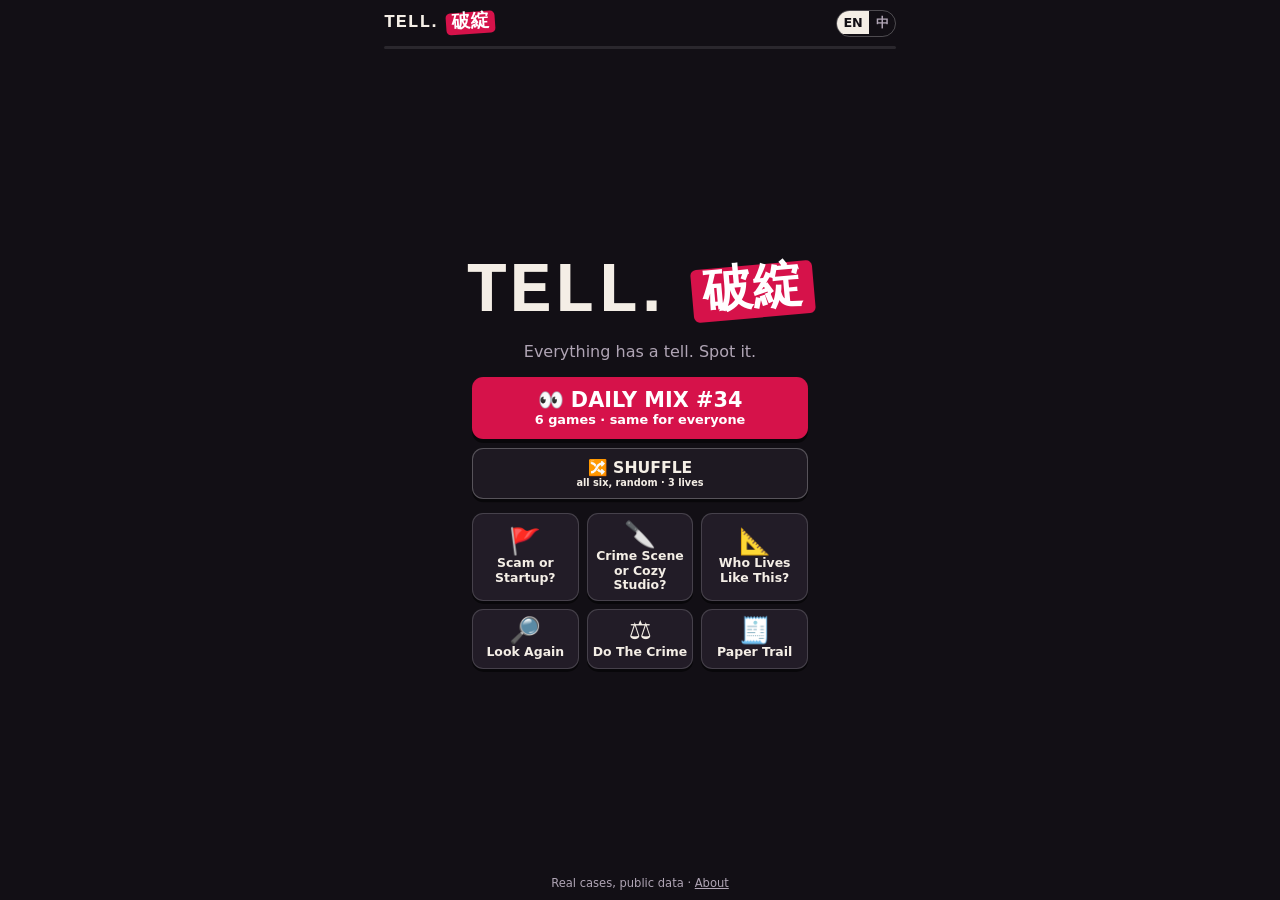
<file: index.html>
<!doctype html>
<html lang="en"><head>
<meta charset="utf-8"><meta name="viewport" content="width=device-width,initial-scale=1,viewport-fit=cover">
<title>TELL. 破綻</title>
<meta name="description" content="Everything has a tell. Six spot-what's-off games in one. A new Daily Mix every midnight (Taipei). Scams, crime scenes, floor plans, FBI files, sentences and insurance cases.">
<meta name="theme-color" content="#120f15">
<link rel="canonical" href="https://liyun-li.github.io/tell/">
<link rel="icon" href="data:image/svg+xml,%3Csvg xmlns='http://www.w3.org/2000/svg' viewBox='0 0 32 32'%3E%3Crect width='32' height='32' rx='7' fill='%23ff3d6e'/%3E%3Cellipse cx='11' cy='15' rx='5' ry='4' fill='%23fff'/%3E%3Cellipse cx='21' cy='15' rx='5' ry='4' fill='%23fff'/%3E%3Ccircle cx='13' cy='15.5' r='2.2' fill='%23120f15'/%3E%3Ccircle cx='23' cy='15.5' r='2.2' fill='%23120f15'/%3E%3C/svg%3E">
<meta property="og:type" content="website"><meta property="og:url" content="https://liyun-li.github.io/tell/">
<meta property="og:title" content="TELL. 破綻"><meta property="og:description" content="Everything has a tell. Six games, one Daily Mix. Spot it. 每一題都有破綻。">
<meta property="og:image" content="https://liyun-li.github.io/tell/og.png"><meta property="og:image:width" content="1200"><meta property="og:image:height" content="630"><meta property="og:image:alt" content="TELL. 破綻: everything has a tell.">
<meta name="twitter:card" content="summary_large_image"><meta name="twitter:image" content="https://liyun-li.github.io/tell/og.png">
<link rel="stylesheet" href="core/hub.css?v=2611202151">
</head><body>
<main class="app">
<header class="top">
 <h1 class="h1"><button class="logo" id="logo" type="button" aria-label="TELL. 破綻 home"><span>TELL<i class="dot">.</i></span><b>破綻</b></button></h1>
 <span class="pill" id="hud" aria-live="polite"></span>
 <button class="lang" id="langBtn" type="button" aria-label="EN 中 · Language / 語言"><span id="lEn" lang="en">EN</span><span id="lZh" lang="zh-Hant">中</span></button>
</header>
<div class="bar" aria-hidden="true"><div id="prog"></div></div>

<section class="screen on" id="home" aria-labelledby="bigT">
 <h2 class="big" id="bigT"><span>TELL<i class="dot">.</i></span><b>破綻</b></h2>
 <p class="sub" id="tag"></p>
 <div class="modes">
  <button class="cta" id="dailyBtn" type="button"></button>
  <button class="ghost" id="shuffleBtn" type="button"></button>
 </div>
 <div class="tiles" id="tiles" role="group" aria-labelledby="tilesL"></div>
 <p class="hsr" id="tilesL"></p>
 <p class="note" id="note"></p>
</section>

<section class="screen" id="play" aria-labelledby="rgame">
 <div class="rhead"><span id="rgame"></span><button class="qhelp" id="helpBtn" type="button" hidden>?</button></div>
 <div class="stage" id="stage"></div>
 <button class="hnext" id="hnext" type="button" hidden></button>
 <p class="hsr" id="live" aria-live="polite"></p>
 <div class="intro" id="intro" role="dialog" aria-modal="true" aria-labelledby="introT" hidden><div class="ibox"><h2 id="introT"></h2><ol id="introS"></ol><div class="iex" id="introX"></div><button class="cta" id="introOk" type="button"></button></div></div>
</section>

<section class="screen" id="end" aria-labelledby="score">
 <div class="score" id="score"></div>
 <div class="rank" id="rank"></div>
 <div class="grid" id="grid" aria-hidden="true"></div>
 <ul class="stats" id="stats"></ul>
 <div class="streak" id="streak"></div>
 <div class="row"><button class="cta" id="shareBtn" type="button"></button><button class="ghost" id="againBtn" type="button"></button></div>
 <button class="homeL" id="homeBtn" type="button"></button>
 <div class="toast" id="toast" role="status"></div>
</section>
<p class="foot" id="foot"><span id="footT"></span> · <a href="about.html" id="aboutL"></a></p>
</main>
<script type="module" src="core/app.js?v=2611202151"></script>
</body></html>
</file>
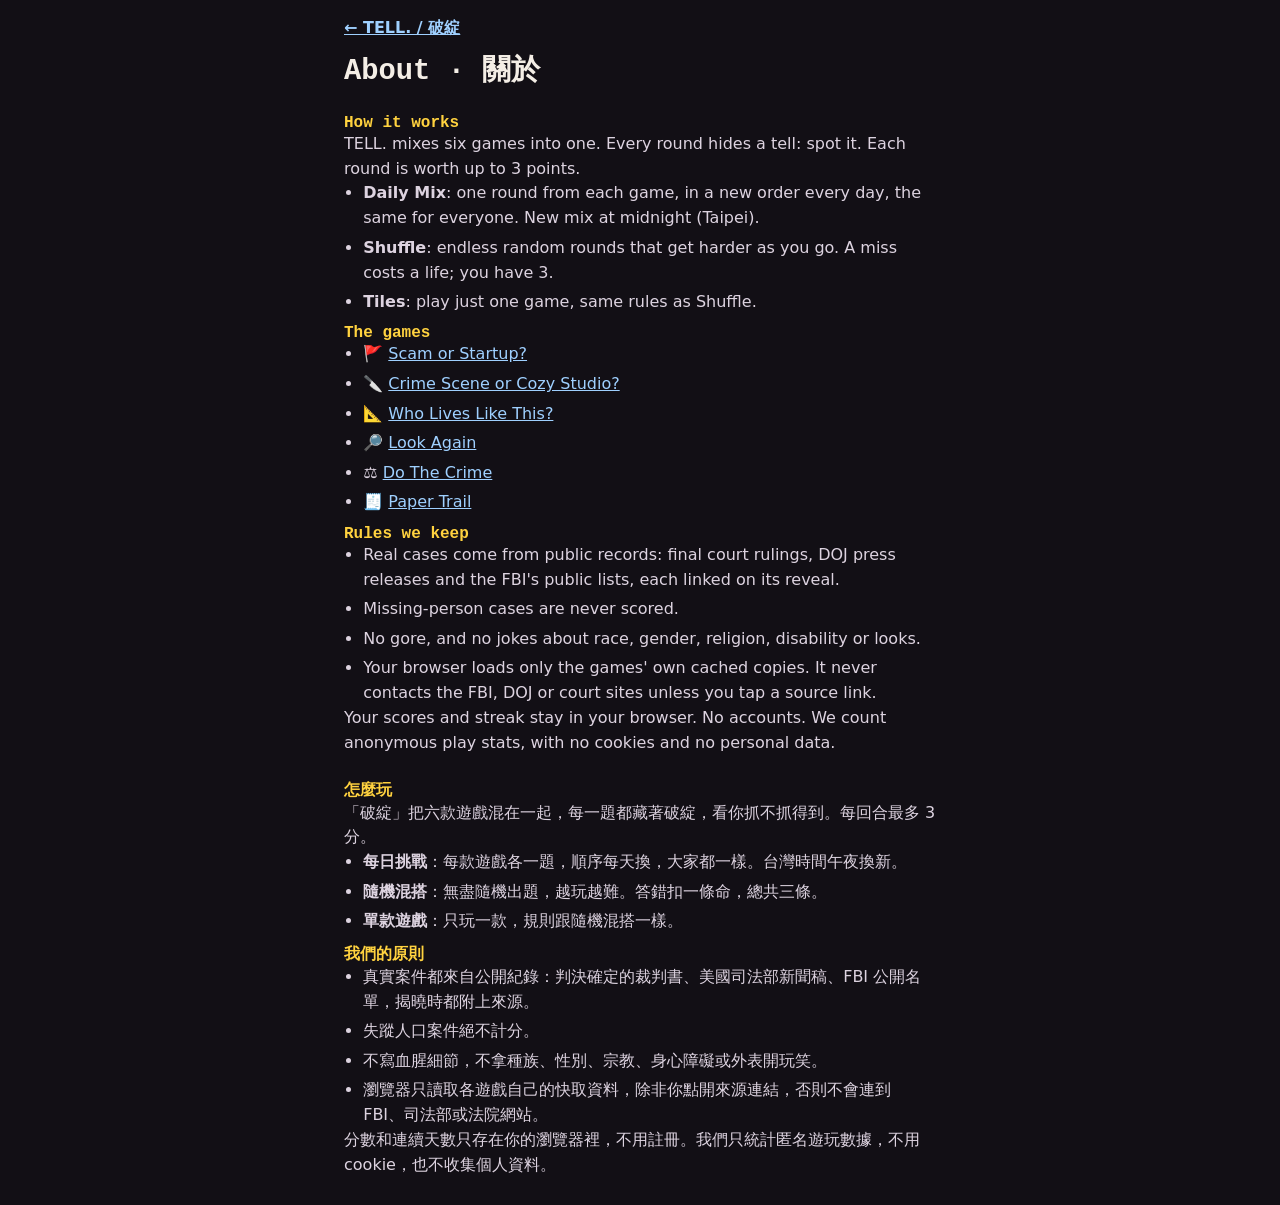
<file: about.html>
<!doctype html>
<html lang="en"><head><meta charset="utf-8"><meta name="viewport" content="width=device-width,initial-scale=1,viewport-fit=cover">
<title>About · TELL. 破綻</title><meta name="theme-color" content="#120f15">
<style>
*{box-sizing:border-box;margin:0;padding:0}html,body{overflow-x:clip}
body{background:#120f15;color:#f4eee6;font:1rem/1.55 system-ui,-apple-system,"Segoe UI",Roboto,"PingFang TC","Noto Sans TC","Noto Sans CJK TC","Microsoft JhengHei",sans-serif;display:flex;justify-content:center}
main{width:100%;max-width:40rem;padding:calc(1rem + env(safe-area-inset-top)) calc(clamp(.8rem,4vw,1.5rem) + env(safe-area-inset-right)) calc(1.5rem + env(safe-area-inset-bottom)) calc(clamp(.8rem,4vw,1.5rem) + env(safe-area-inset-left));display:flex;flex-direction:column;gap:.9rem;min-width:0}
h1{font:900 clamp(1.3rem,6vw,1.8rem)/1.2 ui-monospace,Menlo,Consolas,monospace}h2{font:800 1rem ui-monospace,Menlo,Consolas,monospace;color:#ffd23f;margin-top:.6rem}
p,li{color:#ddd3e0;overflow-wrap:anywhere}ul{padding-left:1.2rem;display:flex;flex-direction:column;gap:.3rem}a{color:#9fd0ff}
.back{font-weight:800}
</style></head><body><main>
<a class="back" href="./">← TELL. / 破綻</a>
<h1>About · 關於</h1>
<section lang="en"><h2>How it works</h2>
<p>TELL. mixes six games into one. Every round hides a tell: spot it. Each round is worth up to 3 points.</p>
<ul><li><b>Daily Mix</b>: one round from each game, in a new order every day, the same for everyone. New mix at midnight (Taipei).</li>
<li><b>Shuffle</b>: endless random rounds that get harder as you go. A miss costs a life; you have 3.</li>
<li><b>Tiles</b>: play just one game, same rules as Shuffle.</li></ul>
<h2>The games</h2>
<ul><li>🚩 <a href="https://liyun-li.github.io/scam-or-startup/">Scam or Startup?</a></li>
<li>🔪 <a href="https://liyun-li.github.io/crime-scene-or-cozy-studio/">Crime Scene or Cozy Studio?</a></li>
<li>📐 <a href="https://liyun-li.github.io/who-lives-like-this/">Who Lives Like This?</a></li>
<li>🔎 <a href="https://liyun-li.github.io/look-again/">Look Again</a></li>
<li>⚖️ <a href="https://liyun-li.github.io/do-the-crime/">Do The Crime</a></li>
<li>🧾 <a href="https://liyun-li.github.io/paper-trail/">Paper Trail</a></li></ul>
<h2>Rules we keep</h2>
<ul><li>Real cases come from public records: final court rulings, DOJ press releases and the FBI's public lists, each linked on its reveal.</li>
<li>Missing-person cases are never scored.</li><li>No gore, and no jokes about race, gender, religion, disability or looks.</li>
<li>Your browser loads only the games' own cached copies. It never contacts the FBI, DOJ or court sites unless you tap a source link.</li></ul>
<p>Your scores and streak stay in your browser. No accounts. We count anonymous play stats, with no cookies and no personal data.</p></section>
<section lang="zh-Hant"><h2>怎麼玩</h2>
<p>「破綻」把六款遊戲混在一起，每一題都藏著破綻，看你抓不抓得到。每回合最多 3 分。</p>
<ul><li><b>每日挑戰</b>：每款遊戲各一題，順序每天換，大家都一樣。台灣時間午夜換新。</li>
<li><b>隨機混搭</b>：無盡隨機出題，越玩越難。答錯扣一條命，總共三條。</li>
<li><b>單款遊戲</b>：只玩一款，規則跟隨機混搭一樣。</li></ul>
<h2>我們的原則</h2>
<ul><li>真實案件都來自公開紀錄：判決確定的裁判書、美國司法部新聞稿、FBI 公開名單，揭曉時都附上來源。</li>
<li>失蹤人口案件絕不計分。</li><li>不寫血腥細節，不拿種族、性別、宗教、身心障礙或外表開玩笑。</li>
<li>瀏覽器只讀取各遊戲自己的快取資料，除非你點開來源連結，否則不會連到 FBI、司法部或法院網站。</li></ul>
<p>分數和連續天數只存在你的瀏覽器裡，不用註冊。我們只統計匿名遊玩數據，不用 cookie，也不收集個人資料。</p></section>
</main></body></html>
</file>
<file: core/hub.css>
:root{--bg:#120f15;--bg2:#1e1922;--fg:#f4eee6;--muted:#b0a5b5;--accent:#ff4d78;--hot:#d6124a;--accent2:#ffd23f;--card:#221c27;--radius:.7rem;--ok:#2fbf71;--bad:#ff4d4d;
--sans:system-ui,-apple-system,"Segoe UI",Roboto,"PingFang TC","Noto Sans TC","Noto Sans CJK TC","Microsoft JhengHei",sans-serif;
--mono:ui-monospace,"SF Mono",Menlo,Consolas,"Courier New","PingFang TC","Noto Sans TC","Noto Sans CJK TC",monospace}
*{box-sizing:border-box;margin:0;padding:0;-webkit-tap-highlight-color:transparent}
html,body{height:100%;overflow:hidden}
body{background:var(--bg);color:var(--fg);font-family:var(--sans);display:flex;justify-content:center}
[hidden]{display:none!important}
.hsr{position:absolute;width:1px;height:1px;overflow:hidden;clip:rect(0 0 0 0);white-space:nowrap}
button{font:inherit;cursor:pointer;color:inherit;touch-action:manipulation}
a{color:#9fd0ff}
:focus-visible{outline:3px solid var(--accent2);outline-offset:2px}
.app{width:100%;max-width:34rem;min-width:0;height:100vh;height:100dvh;display:flex;flex-direction:column;
 gap:clamp(.3rem,1.1dvh,.6rem);padding:calc(clamp(.3rem,1.1dvh,.75rem) + env(safe-area-inset-top)) calc(clamp(.45rem,3.2vw,1rem) + env(safe-area-inset-right)) calc(clamp(.3rem,1.1dvh,.75rem) + env(safe-area-inset-bottom)) calc(clamp(.45rem,3.2vw,1rem) + env(safe-area-inset-left))}
.app>.top{display:flex;align-items:center;gap:.4rem;min-width:0;flex:none}
.top .h1{flex:none;min-width:0;margin:0 auto 0 0;font:inherit;display:flex}
.top .logo{flex:none;font:900 clamp(.78rem,4vw,1.15rem)/1.1 var(--mono);letter-spacing:.04em;white-space:nowrap;background:none;border:0;color:var(--fg);display:flex;align-items:center;gap:.3em}
.top .logo b{color:#fff;background:var(--hot);padding:.05em .3em;border-radius:.25em;transform:rotate(-4deg);display:inline-block}
.top .pill{flex:0 1 auto;min-width:0;white-space:nowrap;overflow:hidden;text-overflow:ellipsis;font:800 clamp(.56rem,2.7vw,.85rem) var(--mono);border:1px solid #ffffff40;border-radius:999px;padding:.25em .5em}
.top .pill:empty{display:none}.top .pill.pop{animation:hpop .35s}.top .pill.hurt{animation:hhurt .6s}
.top .lang{flex:none;display:flex;border:1px solid #ffffff40;border-radius:999px;background:none;overflow:hidden;font:800 clamp(.62rem,3vw,.8rem) var(--sans);color:var(--muted);padding:0}
.top .lang span{padding:.3em .5em}.top .lang span.on{background:var(--fg);color:var(--bg)}
.app>.bar{height:3px;background:#ffffff1a;border-radius:2px;overflow:hidden;flex:none}.app>.bar>div{height:100%;width:0;background:var(--accent);transition:width .3s}
.app>.screen{display:none;flex-direction:column;align-items:center;justify-content:center;text-align:center;gap:clamp(.3rem,1.6dvh,.9rem);flex:1 1 0;min-height:0;overflow:hidden}
.app>.screen.on{display:flex}
/* home */
#home .big{font:900 clamp(2rem,min(15vw,9dvh),4.4rem)/1 var(--mono);letter-spacing:.02em;display:flex;align-items:center;gap:.25em}
#home .big b{color:#fff;background:var(--hot);padding:.04em .22em;border-radius:.12em;transform:rotate(-5deg);font-size:.7em;display:inline-block}
#home .sub{color:var(--muted);font-size:clamp(.72rem,min(3.9vw,2.4dvh),1rem);max-width:24rem;line-height:1.35}
#home .modes{display:flex;flex-direction:column;gap:clamp(.3rem,1.2dvh,.55rem);width:min(100%,21rem);flex:none}
#home .cta,#end .cta{background:var(--hot);color:#fff;border:0;border-radius:var(--radius);font-weight:900;font-size:clamp(.92rem,min(5.2vw,3.2dvh),1.3rem);padding:clamp(.35rem,1.3dvh,.75rem) 1rem;box-shadow:0 .25rem 0 #0008;line-height:1.15}
#home .cta small,#home .ghost small,#end .cta small,#end .ghost small{display:block;font-weight:700;font-size:.62em}
#home .ghost,#end .ghost{background:var(--bg2);border:1px solid #ffffff40;border-radius:var(--radius);padding:clamp(.3rem,1.1dvh,.6rem) .9rem;font-weight:800;font-size:clamp(.78rem,min(4vw,2.6dvh),.98rem);line-height:1.15;box-shadow:0 .2rem 0 #0008}
#home .cta:active,#home .ghost:active,#end .cta:active,#end .ghost:active,#home .tile:active,#hnext:active{transform:translateY(2px) scale(.98);box-shadow:0 .08rem 0 #0008}
#home .tiles{display:grid;grid-template-columns:repeat(3,minmax(0,1fr));gap:clamp(.25rem,1dvh,.5rem);width:min(100%,21rem);flex:0 1 auto;min-height:0}
#home .tile{min-width:0;min-height:0;background:var(--card);border:1px solid #ffffff2a;border-radius:var(--radius);padding:clamp(.2rem,.9dvh,.5rem) .2rem;display:flex;flex-direction:column;align-items:center;justify-content:center;gap:.1em;box-shadow:0 .18rem 0 #0008;overflow:hidden}
#home .tile .ic{font-size:clamp(1rem,min(6vw,3.6dvh),1.6rem);line-height:1}
#home .tile .nm{font:800 clamp(.56rem,min(2.9vw,1.8dvh),.78rem)/1.15 var(--sans);overflow-wrap:anywhere;max-width:100%}
#home .tile[aria-disabled=true]{opacity:.38}
#home .links{display:flex;gap:.9rem;flex-wrap:wrap;justify-content:center;font-size:clamp(.6rem,min(3vw,1.9dvh),.8rem)}
#home .links a{color:var(--muted)}
#home .note{font-size:clamp(.58rem,min(2.9vw,1.8dvh),.76rem);color:var(--muted);max-width:26rem;line-height:1.3}#home .note:empty{display:none}
/* play */
#play{display:none;flex-direction:column;align-items:stretch;text-align:initial;gap:clamp(.25rem,.9dvh,.5rem);flex:1 1 0;min-height:0}
#play.on{display:flex}
#play>.rhead{flex:none;display:flex;align-items:center;justify-content:space-between;gap:.5rem;min-width:0;font:800 clamp(.58rem,min(3vw,1.9dvh),.8rem) var(--mono);color:var(--muted);letter-spacing:.06em}
#play>.rhead>span{min-width:0;overflow:hidden;text-overflow:ellipsis;white-space:nowrap}
#play .qhelp{flex:none;width:1.9em;height:1.9em;border-radius:50%;border:1px solid #ffffff55;background:var(--bg2);color:var(--fg);font:900 1em/1 var(--sans);display:grid;place-items:center;padding:0}
#play{position:relative}
#play>.intro{position:absolute;inset:0;z-index:20;display:flex;align-items:center;justify-content:center;background:#120f15e6;padding:clamp(.4rem,3vw,1rem)}
#play .ibox{width:min(100%,24rem);max-height:100%;min-height:0;overflow:hidden;display:flex;flex-direction:column;gap:clamp(.4rem,1.6dvh,.8rem);background:var(--card);border:1px solid #ffffff2a;border-radius:var(--radius);padding:clamp(.6rem,2.4dvh,1.2rem) clamp(.7rem,4vw,1.2rem);box-shadow:0 .4rem 0 #0008;animation:hpop .3s}
#play .ibox h2{font:900 clamp(1rem,min(5.6vw,3.4dvh),1.4rem)/1.15 var(--sans);text-align:center}
#play .ibox ol{list-style:none;counter-reset:s;display:flex;flex-direction:column;gap:clamp(.25rem,1.2dvh,.55rem);min-height:0}
#play .ibox li{counter-increment:s;display:flex;gap:.6em;align-items:baseline;font:600 clamp(.8rem,min(4.3vw,2.6dvh),1.05rem)/1.35 var(--sans)}
#play .ibox li::before{content:counter(s);flex:none;font:900 .8em var(--mono);background:var(--accent2);color:#000;border-radius:999px;min-width:1.6em;text-align:center;padding:.1em .3em}
#play .iex{flex:0 1 auto;min-height:0;overflow:hidden;border-radius:.5rem;background:var(--bg2);padding:.5rem;font-size:clamp(.72rem,min(3.8vw,2.3dvh),.95rem)}
#play .ibox .cta{background:var(--hot);color:#fff;border:0;border-radius:var(--radius);font:900 clamp(.92rem,min(5vw,3dvh),1.2rem) var(--sans);padding:clamp(.4rem,1.4dvh,.7rem) 1rem;box-shadow:0 .25rem 0 #0008;flex:none}
#play>.stage{flex:1 1 0;min-height:0;min-width:0;display:flex;flex-direction:column;overflow:hidden;position:relative}
#play>.stage>.mroot{flex:1 1 0;min-height:0;min-width:0;display:flex;flex-direction:column;overflow:hidden}
#hnext{flex:none;background:var(--fg);color:var(--bg);border:0;border-radius:var(--radius);font:900 clamp(.86rem,min(4.8vw,3dvh),1.15rem) var(--mono);padding:clamp(.35rem,1.2dvh,.65rem) 1rem;box-shadow:0 .2rem 0 #0008}
#play .hub-wait{flex:1;display:flex;flex-direction:column;align-items:center;justify-content:center;gap:.6rem;font:800 clamp(.8rem,3.6vw,1rem) var(--mono);color:var(--muted)}
#play .hub-spin{width:1.6rem;height:1.6rem;border-radius:50%;border:.22rem solid #ffffff22;border-top-color:var(--accent);animation:hspin .8s linear infinite}
/* end */
#end .score{font:900 clamp(2rem,min(13vw,8dvh),3.8rem)/1 var(--mono)}
#end .score small{font-size:.4em;color:var(--muted)}
#end .rank{font:900 clamp(.9rem,min(5vw,3dvh),1.3rem) var(--mono);color:var(--accent2)}
#end .grid{font-size:clamp(.9rem,min(5vw,3.2dvh),1.4rem);line-height:1.25;letter-spacing:.08em;white-space:pre;flex:none}
#end .stats{list-style:none;display:flex;flex-direction:column;gap:clamp(.12rem,.6dvh,.3rem);width:min(100%,22rem);flex:0 1 auto;min-height:0;overflow:hidden}
#end .stats li{background:var(--card);border-radius:.45rem;padding:clamp(.15rem,.6dvh,.35rem) .6rem;font:600 clamp(.64rem,min(3.4vw,2.1dvh),.88rem)/1.3 var(--sans);text-align:left;display:flex;gap:.5em;min-width:0}
#end .stats li b{flex:none}#end .stats li span{min-width:0;flex:1 1 auto;overflow:hidden;text-overflow:ellipsis;white-space:nowrap}#end .stats li i{flex:none;align-self:center;font:800 .9em var(--mono);font-style:normal;color:var(--muted)}
#end .homeL{background:none;border:0;color:var(--muted);font:700 clamp(.66rem,min(3.4vw,2.1dvh),.88rem) var(--sans);text-decoration:underline;padding:.3em .8em;flex:none}
#end .streak{font:800 clamp(.66rem,min(3.4vw,2.1dvh),.88rem) var(--mono);color:var(--accent2)}#end .streak:empty{display:none}
#end .row{display:flex;gap:.5rem;width:min(100%,21rem);flex:none}#end .row>*{flex:1 1 0;min-width:0}
#end .toast{font:800 .8rem var(--mono);color:var(--ok);min-height:1em}#end .toast:empty{display:none}
.app>.foot{flex:none;text-align:center;font-size:clamp(.56rem,min(2.8vw,1.7dvh),.72rem);color:var(--muted)}
.app>.foot a{color:var(--muted)}
#play.on~.foot{display:none}
@keyframes hpop{50%{transform:scale(1.15)}}
@keyframes hhurt{0%,100%{transform:none}20%{transform:translateX(-4px);border-color:var(--bad);color:var(--bad)}40%{transform:translateX(4px)}60%{transform:translateX(-3px);border-color:var(--bad)}}
@keyframes hspin{to{transform:rotate(1turn)}}
@media (prefers-reduced-motion:reduce){.app>.top *,#home *,#end *{animation:none!important;transition:none!important}}
@media (orientation:landscape) and (max-height:500px){
 #home{flex-direction:row;flex-wrap:wrap;align-content:center}
 #end .rank,#end .streak{display:none}}
/* glue (see NOTES.md): bold the big verdict buttons so their module colours pass WCAG large-text contrast */
#stage .m-sos .g,#stage .m-cozy .g{font-weight:800}
.top .logo .dot,#home .big .dot{font-style:normal;margin-left:-.14em}
</file>
